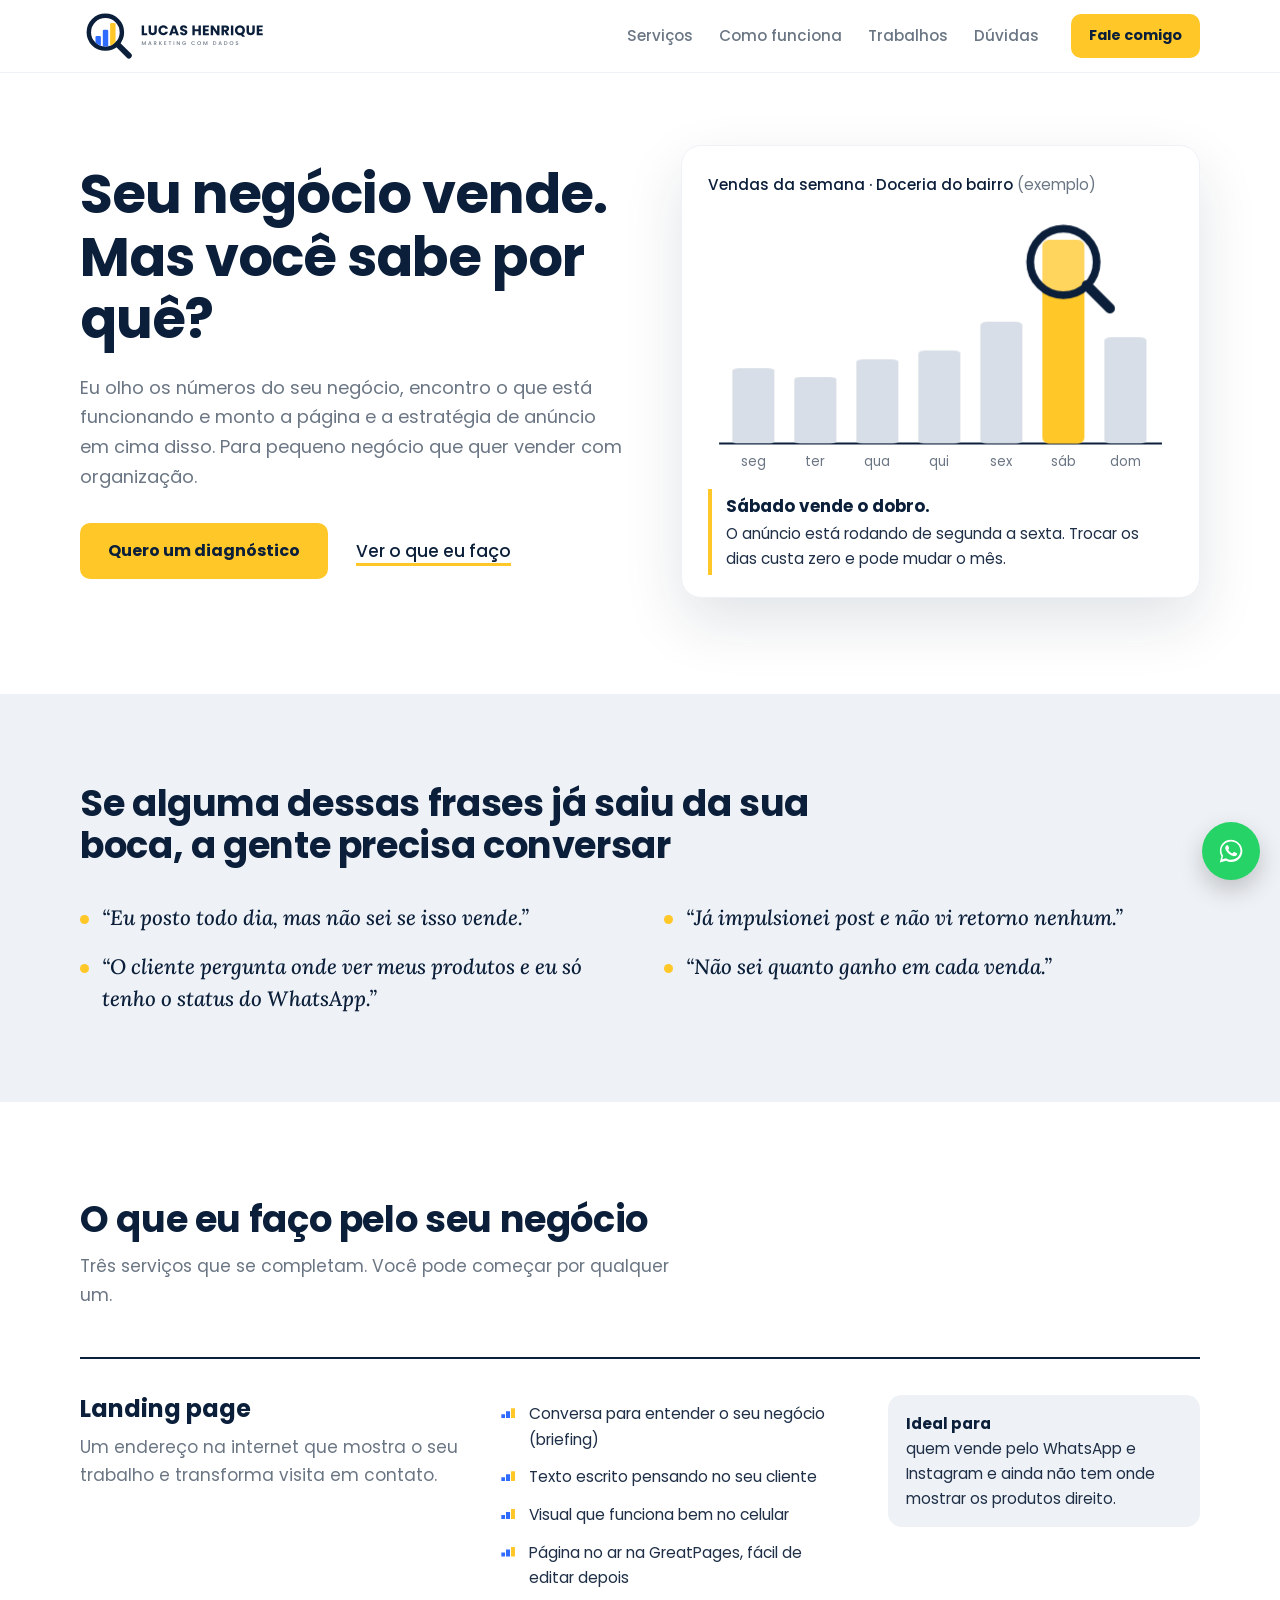
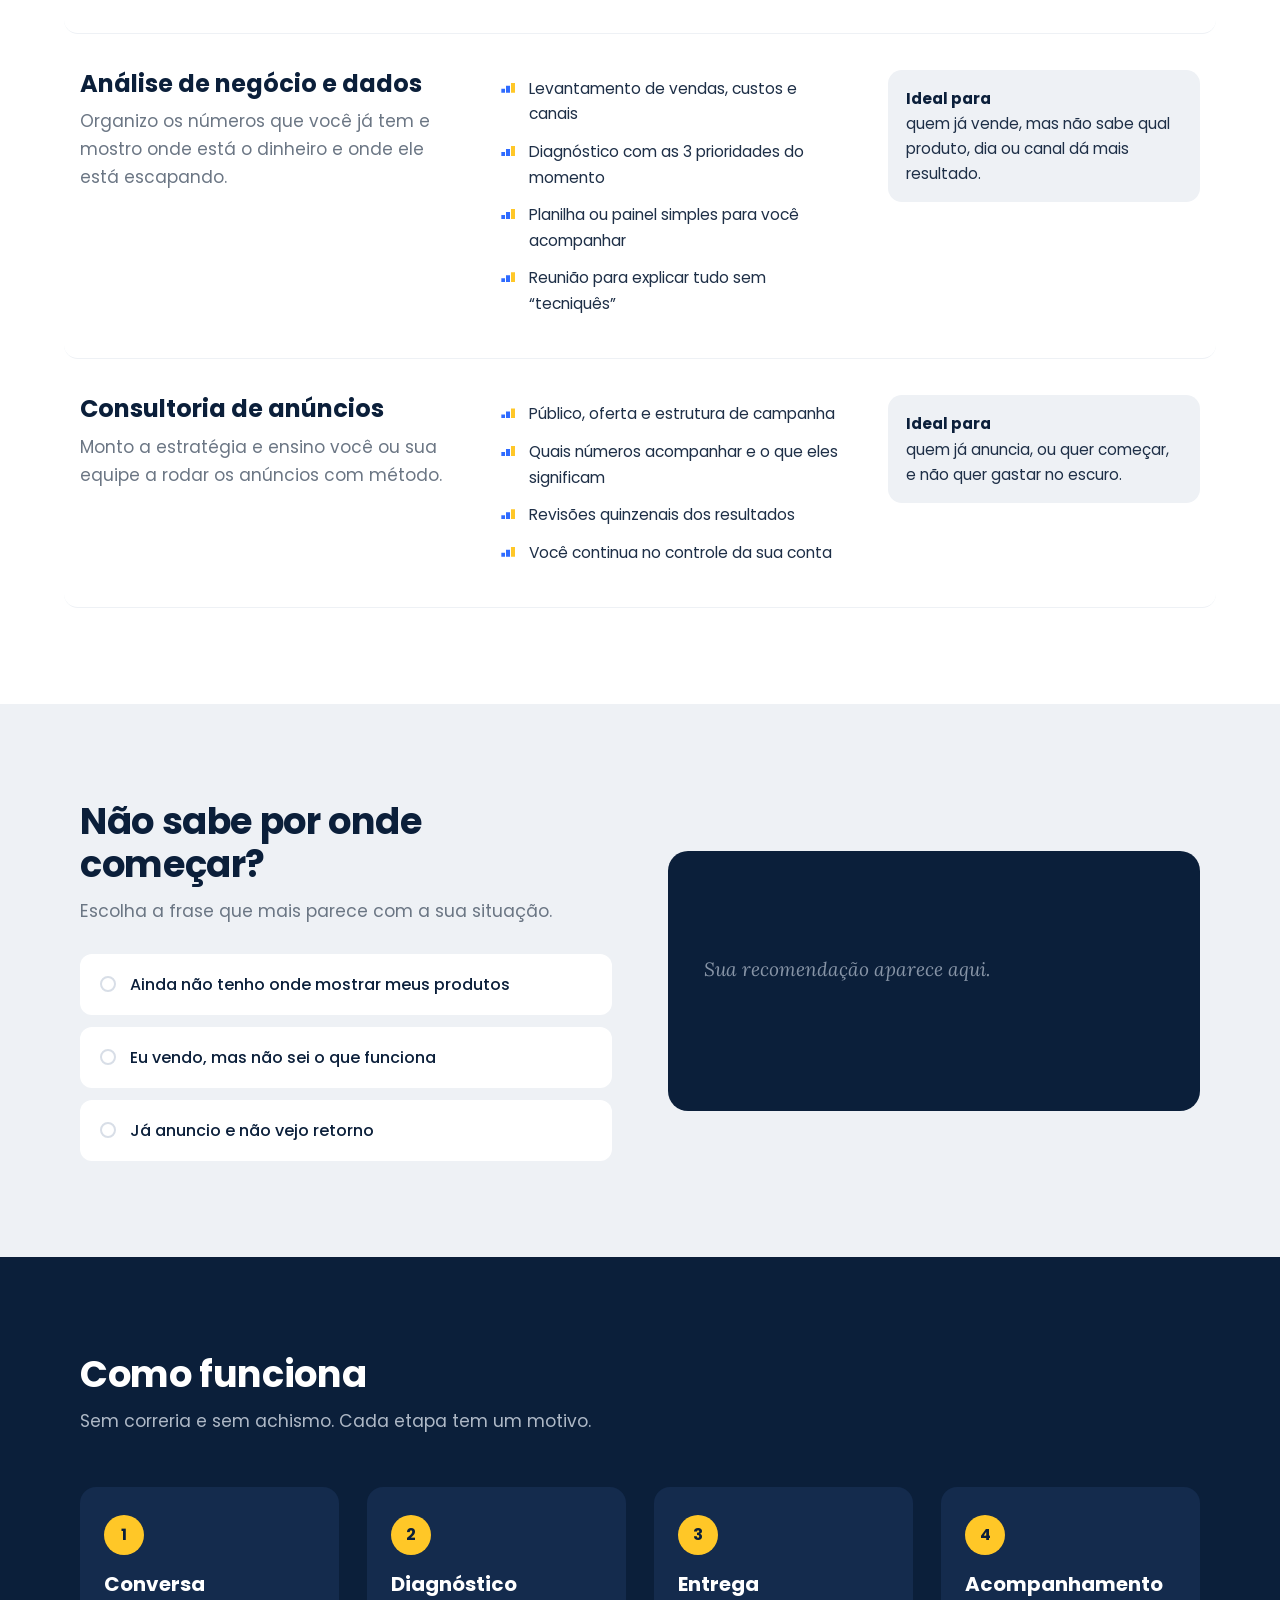
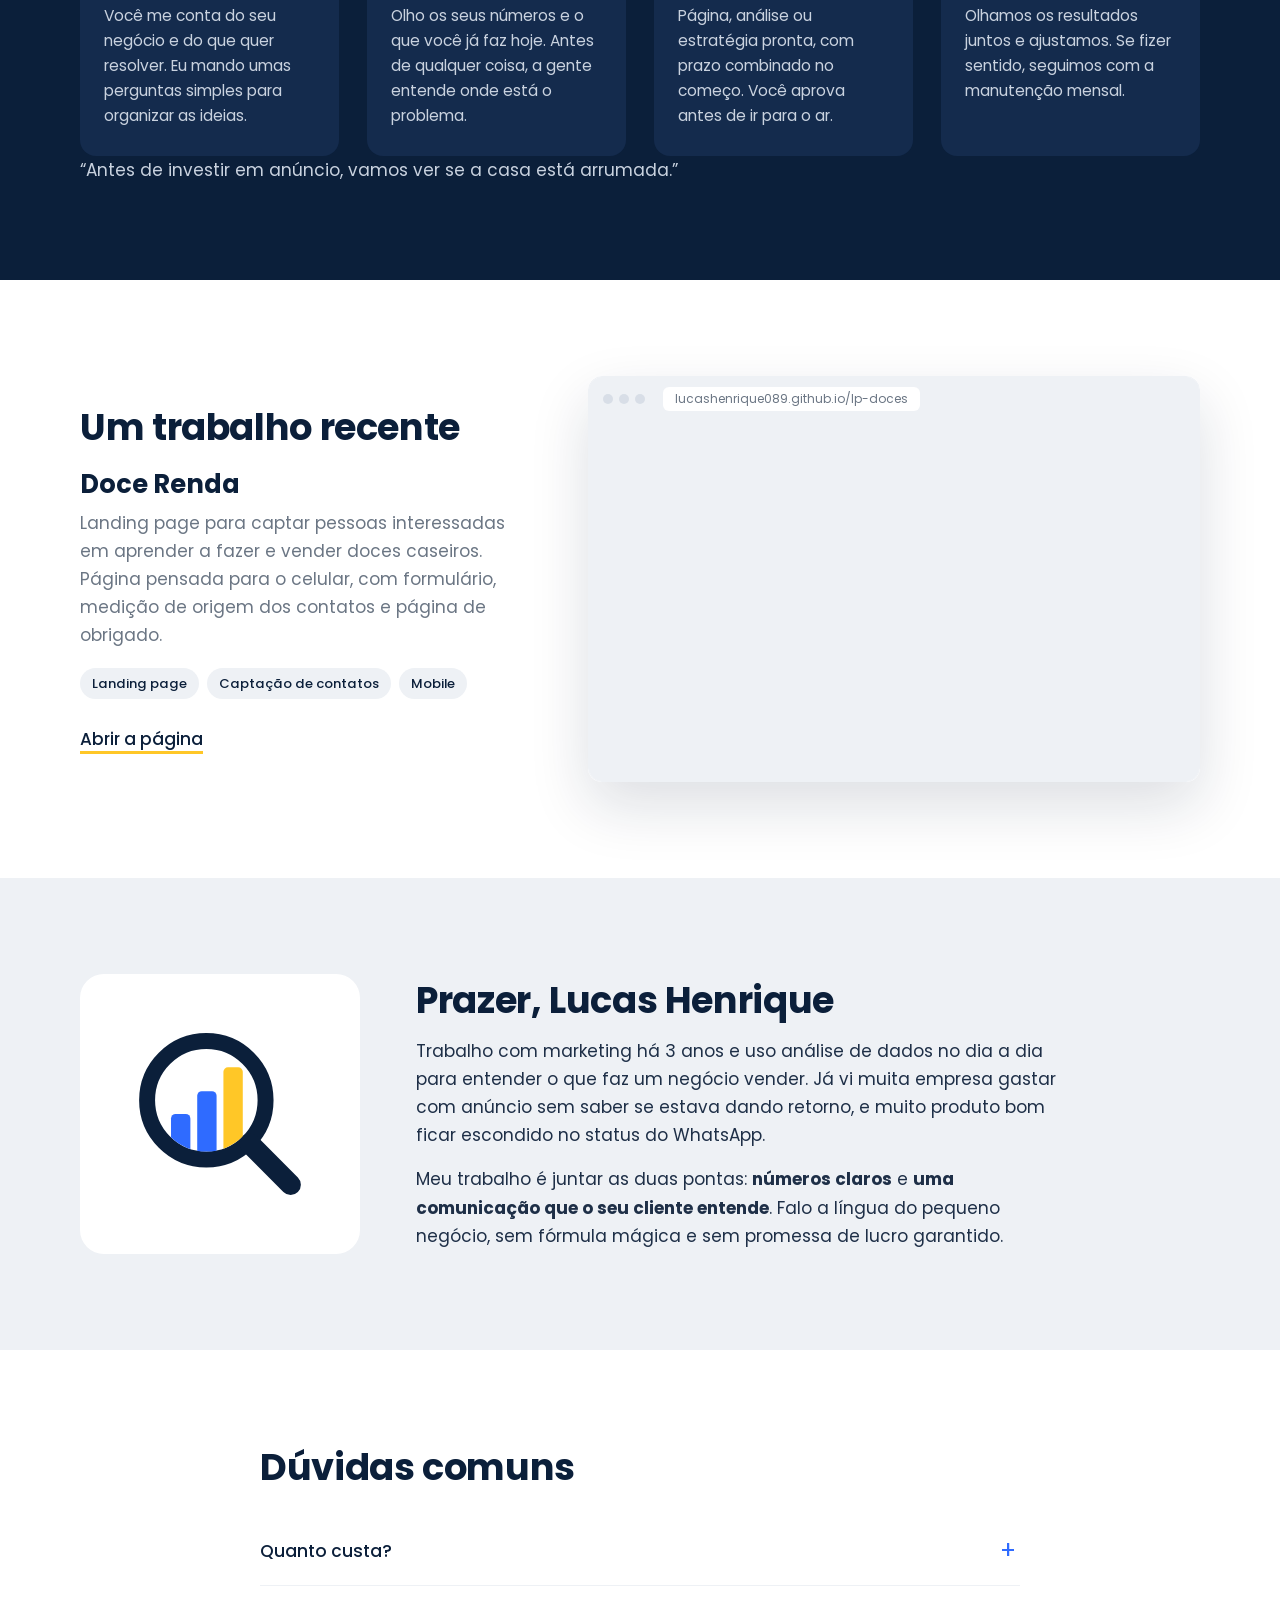
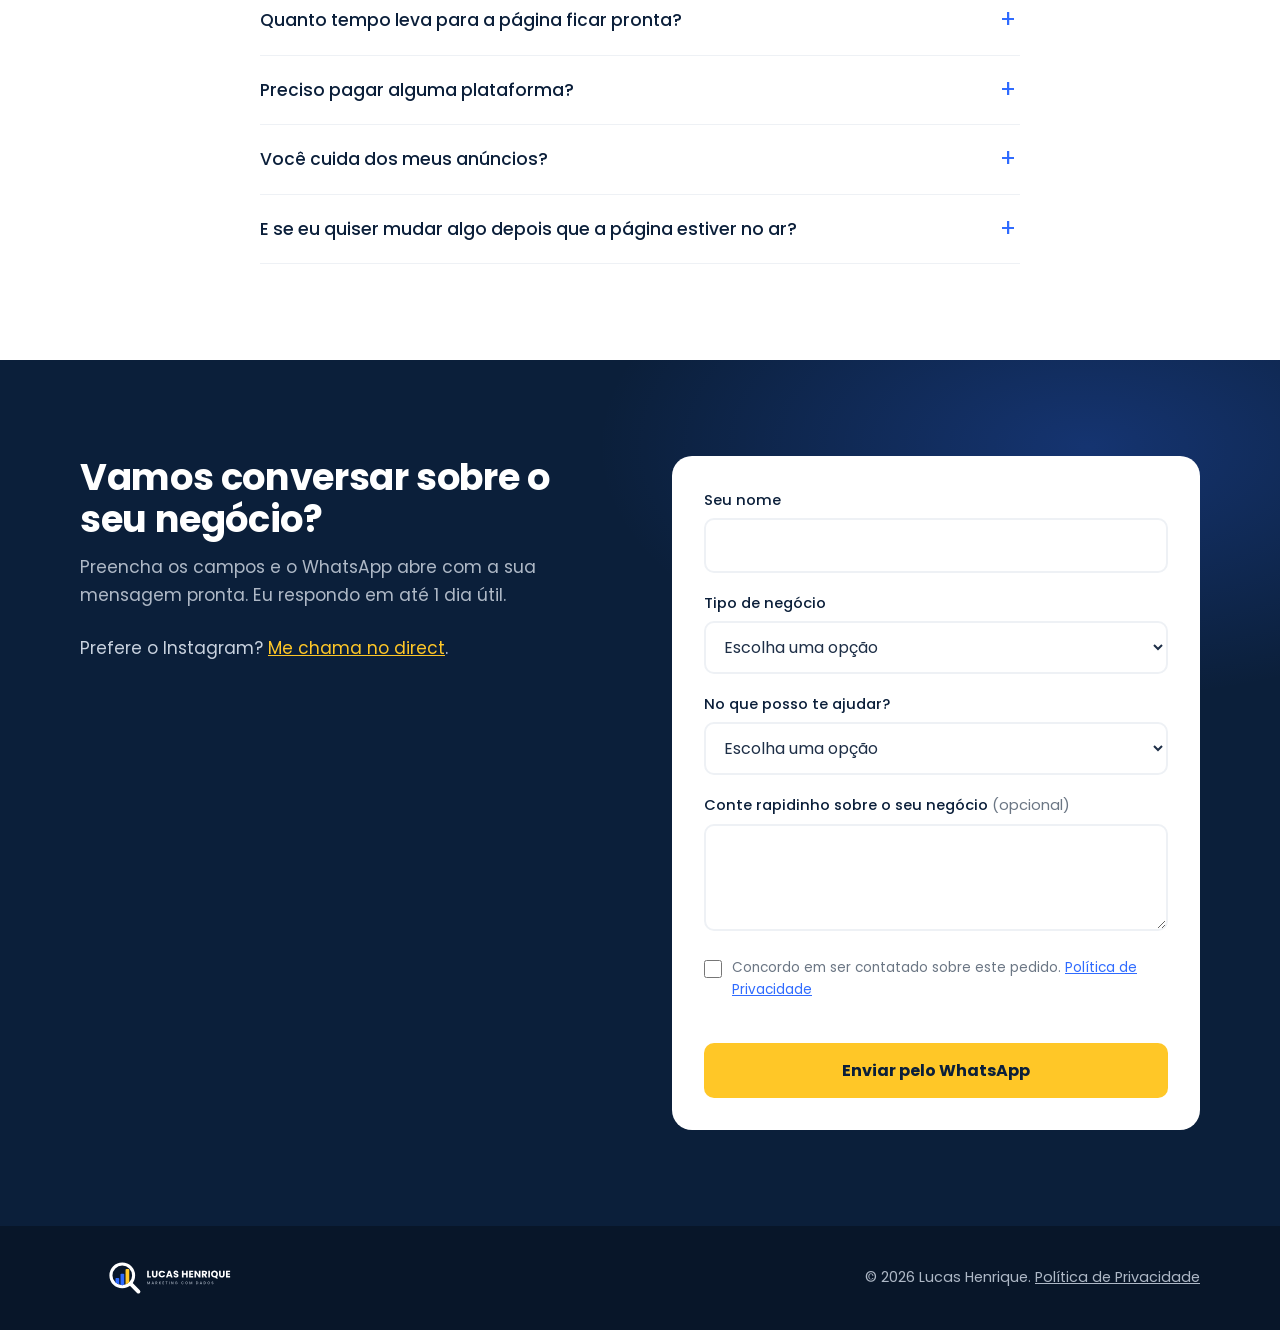
<file: index.html>
<!DOCTYPE html>
<html lang="pt-BR">
<head>
    <meta charset="UTF-8">
    <meta name="viewport" content="width=device-width, initial-scale=1.0">
    <title>Lucas Henrique | Marketing com Dados para pequenos negócios</title>

    <!-- SEO e card de compartilhamento (WhatsApp, Facebook, Instagram) -->
    <meta name="description" content="Landing pages, análise de negócio e consultoria de anúncios para pequenos negócios que querem vender com organização.">
    <meta property="og:type" content="website">
    <meta property="og:title" content="Lucas Henrique | Marketing com Dados">
    <meta property="og:description" content="Seu negócio vende. Mas você sabe por quê? Landing pages, análise e consultoria de anúncios.">
    <meta property="og:image" content="img/og-logo.png">
    <link rel="icon" type="image/svg+xml" href="img/favicon.svg">

    <!-- Fontes do manual de marca: Poppins (principal) e Lora (destaques em itálico) -->
    <link rel="preconnect" href="https://fonts.googleapis.com">
    <link rel="preconnect" href="https://fonts.gstatic.com" crossorigin>
    <link href="https://fonts.googleapis.com/css2?family=Lora:ital,wght@1,500&family=Poppins:wght@400;500;700&display=swap" rel="stylesheet">

    <link rel="stylesheet" href="style.css">

    <!-- Avisa o CSS que o JavaScript está ligado. Só assim os elementos começam
         escondidos para "aparecer" na rolagem. Sem JS, tudo fica visível. -->
    <script>document.documentElement.classList.add('js');</script>
</head>
<body>

    <!-- Barra de progresso de leitura (preenchida pelo script.js conforme a rolagem) -->
    <div class="progresso" id="progresso" aria-hidden="true"></div>

    <!-- ===================== CABEÇALHO ===================== -->
    <header class="topo">
        <div class="container topo-inner">
            <a href="#inicio" class="topo-logo" aria-label="Lucas Henrique, voltar ao início">
                <img src="img/logo-horizontal.svg" alt="Lucas Henrique · Marketing com Dados" width="200" height="45">
            </a>
            <nav class="topo-nav" aria-label="Menu principal">
                <a href="#servicos">Serviços</a>
                <a href="#como-funciona">Como funciona</a>
                <a href="#trabalhos">Trabalhos</a>
                <a href="#duvidas">Dúvidas</a>
            </nav>
            <a href="#contato" class="btn btn-pequeno">Fale comigo</a>
        </div>
    </header>

    <main id="inicio">

        <!-- ===================== HERO =====================
             O elemento marcante do site: um "diagnóstico" ao vivo.
             As barras crescem, a lupa passa por cima e para no sábado (barra amarela),
             e aparece o insight. Isso mostra, em 3 segundos, o que você faz. -->
        <section class="hero">
            <div class="container hero-grid">
                <div class="hero-texto" data-revelar>
                    <h1>Seu negócio vende. Mas você sabe por quê?</h1>
                    <p class="hero-sub">Eu olho os números do seu negócio, encontro o que está funcionando e monto a página e a estratégia de anúncio em cima disso. Para pequeno negócio que quer vender com organização.</p>
                    <div class="hero-acoes">
                        <a href="#contato" class="btn">Quero um diagnóstico</a>
                        <a href="#servicos" class="link-sublinhado">Ver o que eu faço</a>
                    </div>
                </div>

                <figure class="diagnostico" aria-label="Exemplo de diagnóstico: vendas da semana de uma doceria">
                    <figcaption class="diag-titulo">Vendas da semana · Doceria do bairro <span>(exemplo)</span></figcaption>
                    <svg class="diag-grafico" viewBox="0 0 420 240" role="img" aria-labelledby="diag-desc">
                        <desc id="diag-desc">Gráfico de barras de segunda a domingo. Sábado é o dia com mais vendas, o dobro da média.</desc>
                        <!-- linha de base do gráfico -->
                        <line x1="10" y1="210" x2="410" y2="210" class="eixo"/>
                        <!-- barras: a altura é aplicada pelo CSS (variável --h) para animar o crescimento -->
                        <g class="barras">
                            <rect x="22"  y="10" width="38" height="200" rx="6" style="--h:.34"/>
                            <rect x="78"  y="10" width="38" height="200" rx="6" style="--h:.30"/>
                            <rect x="134" y="10" width="38" height="200" rx="6" style="--h:.38"/>
                            <rect x="190" y="10" width="38" height="200" rx="6" style="--h:.42"/>
                            <rect x="246" y="10" width="38" height="200" rx="6" style="--h:.55"/>
                            <rect x="302" y="10" width="38" height="200" rx="6" style="--h:.92" class="destaque"/>
                            <rect x="358" y="10" width="38" height="200" rx="6" style="--h:.48"/>
                        </g>
                        <g class="dias">
                            <text x="41" y="230">seg</text><text x="97" y="230">ter</text><text x="153" y="230">qua</text>
                            <text x="209" y="230">qui</text><text x="265" y="230">sex</text><text x="321" y="230">sáb</text><text x="377" y="230">dom</text>
                        </g>
                        <!-- a lupa (mesmo desenho do logo), que "analisa" as barras -->
                        <g class="lupa">
                            <circle cx="0" cy="0" r="30" class="lupa-anel"/>
                            <line x1="21" y1="21" x2="42" y2="42" class="lupa-cabo"/>
                        </g>
                    </svg>
                    <p class="diag-insight">
                        <strong>Sábado vende o dobro.</strong>
                        O anúncio está rodando de segunda a sexta. Trocar os dias custa zero e pode mudar o mês.
                    </p>
                </figure>
            </div>
        </section>

        <!-- ===================== DORES =====================
             Frases que o dono do negócio fala. Usamos a Lora itálica, porque é "a voz dele". -->
        <section class="dores">
            <div class="container">
                <h2>Se alguma dessas frases já saiu da sua boca, a gente precisa conversar</h2>
                <ul class="dores-lista" data-revelar>
                    <li>“Eu posto todo dia, mas não sei se isso vende.”</li>
                    <li>“Já impulsionei post e não vi retorno nenhum.”</li>
                    <li>“O cliente pergunta onde ver meus produtos e eu só tenho o status do WhatsApp.”</li>
                    <li>“Não sei quanto ganho em cada venda.”</li>
                </ul>
            </div>
        </section>

        <!-- ===================== SERVIÇOS =====================
             Em vez de 3 cards iguais, cada serviço é uma linha: nome, o problema que resolve,
             o que vem incluso e para quem é. Fica mais fácil de comparar. -->
        <section class="secao" id="servicos">
            <div class="container">
                <h2>O que eu faço pelo seu negócio</h2>
                <p class="secao-intro">Três serviços que se completam. Você pode começar por qualquer um.</p>

                <div class="servicos" data-revelar>
                    <article class="servico">
                        <div class="servico-cabeca">
                            <h3>Landing page</h3>
                            <p class="servico-resolve">Um endereço na internet que mostra o seu trabalho e transforma visita em contato.</p>
                        </div>
                        <ul class="servico-inclui">
                            <li>Conversa para entender o seu negócio (briefing)</li>
                            <li>Texto escrito pensando no seu cliente</li>
                            <li>Visual que funciona bem no celular</li>
                            <li>Página no ar na GreatPages, fácil de editar depois</li>
                        </ul>
                        <p class="servico-para"><strong>Ideal para</strong> quem vende pelo WhatsApp e Instagram e ainda não tem onde mostrar os produtos direito.</p>
                    </article>

                    <article class="servico">
                        <div class="servico-cabeca">
                            <h3>Análise de negócio e dados</h3>
                            <p class="servico-resolve">Organizo os números que você já tem e mostro onde está o dinheiro e onde ele está escapando.</p>
                        </div>
                        <ul class="servico-inclui">
                            <li>Levantamento de vendas, custos e canais</li>
                            <li>Diagnóstico com as 3 prioridades do momento</li>
                            <li>Planilha ou painel simples para você acompanhar</li>
                            <li>Reunião para explicar tudo sem “tecniquês”</li>
                        </ul>
                        <p class="servico-para"><strong>Ideal para</strong> quem já vende, mas não sabe qual produto, dia ou canal dá mais resultado.</p>
                    </article>

                    <article class="servico">
                        <div class="servico-cabeca">
                            <h3>Consultoria de anúncios</h3>
                            <p class="servico-resolve">Monto a estratégia e ensino você ou sua equipe a rodar os anúncios com método.</p>
                        </div>
                        <ul class="servico-inclui">
                            <li>Público, oferta e estrutura de campanha</li>
                            <li>Quais números acompanhar e o que eles significam</li>
                            <li>Revisões quinzenais dos resultados</li>
                            <li>Você continua no controle da sua conta</li>
                        </ul>
                        <p class="servico-para"><strong>Ideal para</strong> quem já anuncia, ou quer começar, e não quer gastar no escuro.</p>
                    </article>
                </div>
            </div>
        </section>

        <!-- ===================== QUAL SERVIÇO É PARA VOCÊ? =====================
             Ideia tirada da referência: ajudar a pessoa a escolher.
             Aqui é interativo: ela clica na situação dela e vê a recomendação.
             O botão já deixa o serviço escolhido marcado no formulário. -->
        <section class="secao secao-nevoa" id="escolher">
            <div class="container escolher-grid">
                <div>
                    <h2>Não sabe por onde começar?</h2>
                    <p class="secao-intro">Escolha a frase que mais parece com a sua situação.</p>
                    <div class="escolher-opcoes" role="group" aria-label="Situações">
                        <button type="button" class="opcao" data-servico="lp" aria-pressed="false">Ainda não tenho onde mostrar meus produtos</button>
                        <button type="button" class="opcao" data-servico="analise" aria-pressed="false">Eu vendo, mas não sei o que funciona</button>
                        <button type="button" class="opcao" data-servico="anuncios" aria-pressed="false">Já anuncio e não vejo retorno</button>
                    </div>
                </div>
                <!-- aria-live="polite": o leitor de tela anuncia quando a recomendação muda -->
                <div class="recomendacao" id="recomendacao" aria-live="polite">
                    <p class="recomendacao-vazia">Sua recomendação aparece aqui.</p>
                </div>
            </div>
        </section>

        <!-- ===================== COMO FUNCIONA ===================== -->
        <section class="secao secao-escura" id="como-funciona">
            <div class="container">
                <h2>Como funciona</h2>
                <p class="secao-intro">Sem correria e sem achismo. Cada etapa tem um motivo.</p>
                <ol class="etapas" data-revelar>
                    <li>
                        <h3>Conversa</h3>
                        <p>Você me conta do seu negócio e do que quer resolver. Eu mando umas perguntas simples para organizar as ideias.</p>
                    </li>
                    <li>
                        <h3>Diagnóstico</h3>
                        <p>Olho os seus números e o que você já faz hoje. Antes de qualquer coisa, a gente entende onde está o problema.</p>
                    </li>
                    <li>
                        <h3>Entrega</h3>
                        <p>Página, análise ou estratégia pronta, com prazo combinado no começo. Você aprova antes de ir para o ar.</p>
                    </li>
                    <li>
                        <h3>Acompanhamento</h3>
                        <p>Olhamos os resultados juntos e ajustamos. Se fizer sentido, seguimos com a manutenção mensal.</p>
                    </li>
                </ol>
                <blockquote class="frase-marca">“Antes de investir em anúncio, vamos ver se a casa está arrumada.”</blockquote>
            </div>
        </section>

        <!-- ===================== TRABALHOS ===================== -->
        <section class="secao" id="trabalhos">
            <div class="container trabalhos-grid" data-revelar>
                <div class="trabalho-texto">
                    <h2>Um trabalho recente</h2>
                    <h3>Doce Renda</h3>
                    <p>Landing page para captar pessoas interessadas em aprender a fazer e vender doces caseiros. Página pensada para o celular, com formulário, medição de origem dos contatos e página de obrigado.</p>
                    <ul class="tags">
                        <li>Landing page</li><li>Captação de contatos</li><li>Mobile</li>
                    </ul>
                    <a href="https://lucashenrique089.github.io/lp-doces/" target="_blank" rel="noopener" class="link-sublinhado">Abrir a página</a>
                </div>
                <!-- Moldura de navegador com a página real dentro (iframe).
                     O iframe é uma "janela" que mostra outro site dentro deste. -->
                <div class="navegador" aria-hidden="true">
                    <div class="navegador-barra"><i></i><i></i><i></i><span>lucashenrique089.github.io/lp-doces</span></div>
                    <div class="navegador-tela">
                        <iframe src="https://lucashenrique089.github.io/lp-doces/" title="Prévia da landing page Doce Renda" loading="lazy" tabindex="-1"></iframe>
                    </div>
                </div>
            </div>
        </section>

        <!-- ===================== SOBRE ===================== -->
        <section class="secao secao-nevoa" id="sobre">
            <div class="container sobre-grid" data-revelar>
                <!-- TROQUE: coloque sua foto em img/foto-lucas.jpg e troque o src abaixo -->
                <div class="sobre-foto">
                    <img src="img/simbolo.svg" alt="" width="200" height="200">
                </div>
                <div>
                    <h2>Prazer, Lucas Henrique</h2>
                    <p>Trabalho com marketing há 3 anos e uso análise de dados no dia a dia para entender o que faz um negócio vender. Já vi muita empresa gastar com anúncio sem saber se estava dando retorno, e muito produto bom ficar escondido no status do WhatsApp.</p>
                    <p>Meu trabalho é juntar as duas pontas: <strong>números claros</strong> e <strong>uma comunicação que o seu cliente entende</strong>. Falo a língua do pequeno negócio, sem fórmula mágica e sem promessa de lucro garantido.</p>
                </div>
            </div>
        </section>

        <!-- ===================== DÚVIDAS =====================
             <details> e <summary> criam o efeito de abrir e fechar sem precisar de JavaScript. -->
        <section class="secao" id="duvidas">
            <div class="container container-estreito">
                <h2>Dúvidas comuns</h2>
                <details>
                    <summary>Quanto custa?</summary>
                    <p>Depende do tamanho do que você precisa. Depois da primeira conversa, eu te mando uma proposta com valor fechado e prazo. Sem surpresa no meio do caminho.</p>
                </details>
                <details>
                    <summary>Quanto tempo leva para a página ficar pronta?</summary>
                    <p>Uma landing page simples costuma ficar pronta em 7 a 10 dias, contando da entrega do briefing até a página no ar.</p>
                </details>
                <details>
                    <summary>Preciso pagar alguma plataforma?</summary>
                    <p>Sim. A página fica hospedada na GreatPages, e o plano é contratado no seu nome. Assim a página é sua de verdade. Eu te explico qual plano faz sentido antes de começar.</p>
                </details>
                <details>
                    <summary>Você cuida dos meus anúncios?</summary>
                    <p>Meu foco é a consultoria: eu monto a estratégia e acompanho os resultados, e você ou sua equipe executam. Gestão completa de anúncios só em casos específicos, com planejamento e contrato mínimo.</p>
                </details>
                <details>
                    <summary>E se eu quiser mudar algo depois que a página estiver no ar?</summary>
                    <p>Existe um plano de manutenção mensal com alterações inclusas, como trocar fotos, preços e promoções. Se preferir, também te ensino a fazer as mudanças simples sozinho.</p>
                </details>
            </div>
        </section>

        <!-- ===================== CONTATO =====================
             O formulário monta uma mensagem e abre o WhatsApp com ela pronta.
             Não precisa de servidor: o JavaScript (script.js) faz tudo no navegador. -->
        <section class="secao secao-escura" id="contato">
            <div class="container contato-grid" data-revelar>
                <div>
                    <h2>Vamos conversar sobre o seu negócio?</h2>
                    <p class="secao-intro">Preencha os campos e o WhatsApp abre com a sua mensagem pronta. Eu respondo em até 1 dia útil.</p>
                    <p class="contato-alt">Prefere o Instagram? <a href="https://www.instagram.com/lhmarketing2025/" target="_blank" rel="noopener">Me chama no direct</a>.</p>
                </div>

                <form id="form-contato" class="form" novalidate>
                    <div class="campo">
                        <label for="nome">Seu nome</label>
                        <input type="text" id="nome" name="nome" autocomplete="given-name" required>
                    </div>
                    <div class="campo">
                        <label for="negocio">Tipo de negócio</label>
                        <select id="negocio" name="negocio" required>
                            <option value="">Escolha uma opção</option>
                            <option>Alimentação (doces, marmitas, lanches)</option>
                            <option>Beleza e estética</option>
                            <option>Moda e acessórios</option>
                            <option>Serviços (oficina, reformas, aulas)</option>
                            <option>Loja ou comércio local</option>
                            <option>Outro</option>
                        </select>
                    </div>
                    <div class="campo">
                        <label for="interesse">No que posso te ajudar?</label>
                        <select id="interesse" name="interesse" required>
                            <option value="">Escolha uma opção</option>
                            <option>Landing page</option>
                            <option>Análise do meu negócio</option>
                            <option>Consultoria de anúncios</option>
                            <option>Ainda não sei, quero conversar</option>
                        </select>
                    </div>
                    <div class="campo">
                        <label for="mensagem">Conte rapidinho sobre o seu negócio <span class="opcional">(opcional)</span></label>
                        <textarea id="mensagem" name="mensagem" rows="3" maxlength="500"></textarea>
                    </div>
                    <div class="campo-check">
                        <input type="checkbox" id="lgpd" name="lgpd" required>
                        <label for="lgpd">Concordo em ser contatado sobre este pedido. <a href="politica-privacidade.html" target="_blank" rel="noopener">Política de Privacidade</a></label>
                    </div>
                    <!-- Mensagem de erro aparece aqui (role="alert" faz o leitor de tela anunciar) -->
                    <p class="form-erro" id="form-erro" role="alert"></p>
                    <button type="submit" class="btn btn-cheio">Enviar pelo WhatsApp</button>
                </form>
            </div>
        </section>
    </main>

    <footer class="rodape">
        <div class="container rodape-inner">
            <img src="img/logo-horizontal-negativo.svg" alt="Lucas Henrique · Marketing com Dados" width="180" height="40">
            <p>© 2026 Lucas Henrique. <a href="politica-privacidade.html">Política de Privacidade</a></p>
        </div>
    </footer>

    <!-- Botão flutuante do WhatsApp (o número é configurado no script.js) -->
    <a href="#" class="whats-flutuante" id="whats-flutuante" target="_blank" rel="noopener" aria-label="Conversar no WhatsApp">
        <svg viewBox="0 0 32 32" width="28" height="28" aria-hidden="true"><path fill="currentColor" d="M16 3C9 3 3.3 8.6 3.3 15.6c0 2.3.6 4.5 1.8 6.4L3.2 29l7.2-1.9c1.8 1 3.8 1.5 5.9 1.5 7 0 12.7-5.7 12.7-12.6S23 3 16 3zm0 23.1c-1.9 0-3.8-.5-5.4-1.5l-.4-.2-4.3 1.1 1.1-4.2-.3-.4c-1.1-1.7-1.6-3.6-1.6-5.6C5.1 9.9 10 5.2 16 5.2s10.8 4.7 10.8 10.6S22 26.1 16 26.1zm5.9-7.9c-.3-.2-1.9-.9-2.2-1-.3-.1-.5-.2-.7.2-.2.3-.8 1-1 1.2-.2.2-.4.2-.7.1-.3-.2-1.4-.5-2.6-1.6-1-.9-1.6-1.9-1.8-2.2-.2-.3 0-.5.1-.7l.5-.6c.2-.2.2-.4.3-.6.1-.2 0-.4 0-.6l-1-2.4c-.3-.6-.5-.5-.7-.5h-.6c-.2 0-.6.1-.9.4-.3.3-1.2 1.1-1.2 2.7s1.2 3.2 1.4 3.4c.2.2 2.4 3.6 5.8 5 .8.3 1.4.5 1.9.7.8.3 1.5.2 2.1.1.6-.1 1.9-.8 2.2-1.5.3-.7.3-1.4.2-1.5-.1-.1-.3-.2-.6-.4z"/></svg>
    </a>

    <script src="script.js"></script>
</body>
</html>
</file>
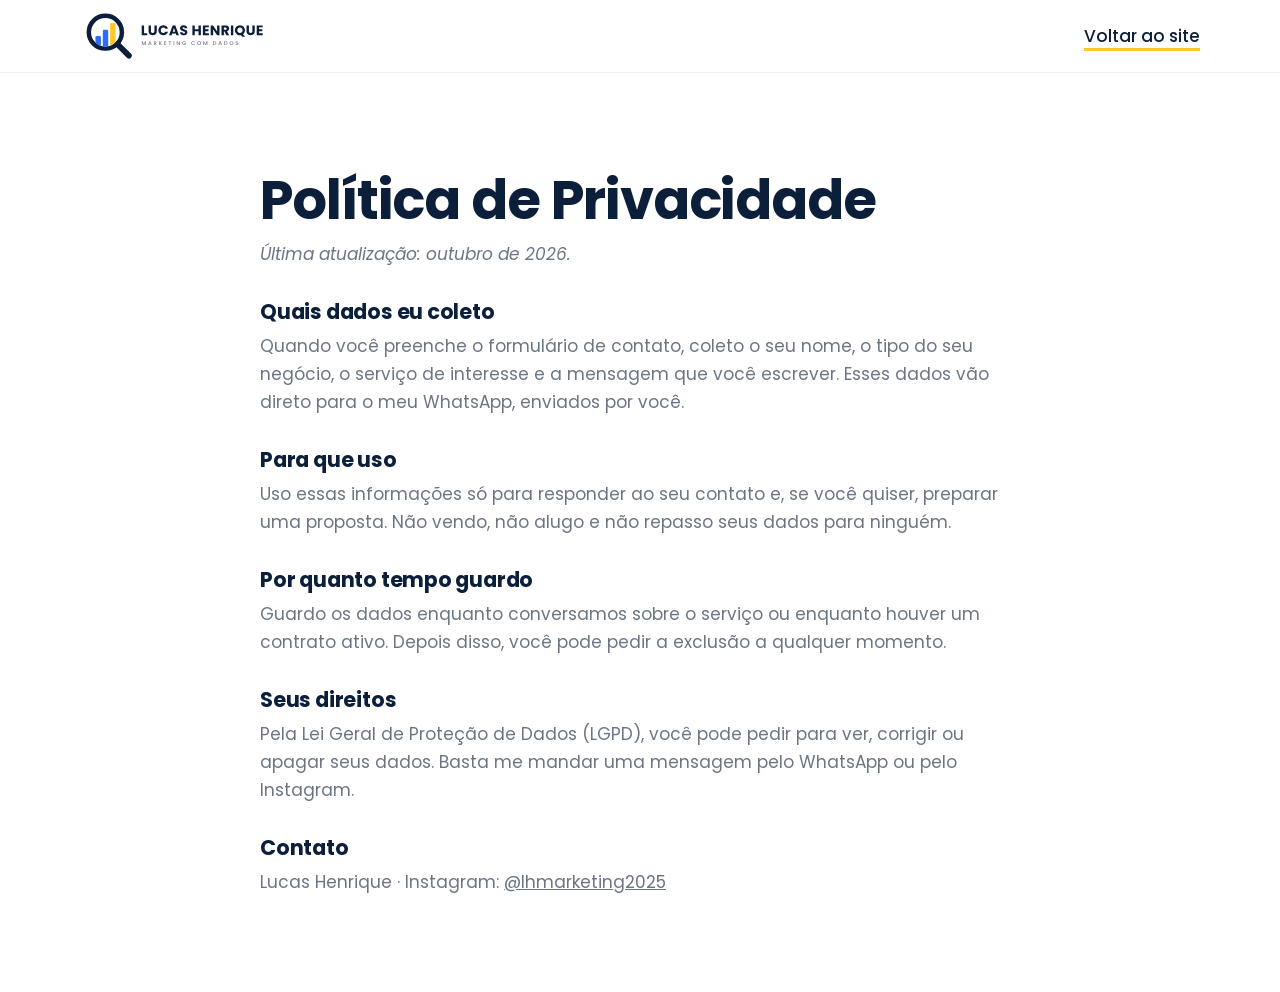
<file: politica-privacidade.html>
<!DOCTYPE html>
<html lang="pt-BR">
<head>
    <meta charset="UTF-8">
    <meta name="viewport" content="width=device-width, initial-scale=1.0">
    <title>Política de Privacidade | Lucas Henrique</title>
    <meta name="robots" content="noindex">
    <link rel="icon" type="image/svg+xml" href="img/favicon.svg">
    <link href="https://fonts.googleapis.com/css2?family=Poppins:wght@400;500;700&display=swap" rel="stylesheet">
    <link rel="stylesheet" href="style.css">
</head>
<body>
    <header class="topo">
        <div class="container topo-inner">
            <a href="index.html" class="topo-logo"><img src="img/logo-horizontal.svg" alt="Lucas Henrique · Marketing com Dados" width="200" height="45"></a>
            <a href="index.html" class="link-sublinhado" style="margin-left:auto">Voltar ao site</a>
        </div>
    </header>
    <main class="secao">
        <div class="container container-estreito politica">
            <h1>Política de Privacidade</h1>
            <p><em>Última atualização: outubro de 2026.</em></p>

            <!-- Texto-base simples. Revise com atenção e ajuste à sua realidade. -->
            <h2>Quais dados eu coleto</h2>
            <p>Quando você preenche o formulário de contato, coleto o seu nome, o tipo do seu negócio, o serviço de interesse e a mensagem que você escrever. Esses dados vão direto para o meu WhatsApp, enviados por você.</p>

            <h2>Para que uso</h2>
            <p>Uso essas informações só para responder ao seu contato e, se você quiser, preparar uma proposta. Não vendo, não alugo e não repasso seus dados para ninguém.</p>

            <h2>Por quanto tempo guardo</h2>
            <p>Guardo os dados enquanto conversamos sobre o serviço ou enquanto houver um contrato ativo. Depois disso, você pode pedir a exclusão a qualquer momento.</p>

            <h2>Seus direitos</h2>
            <p>Pela Lei Geral de Proteção de Dados (LGPD), você pode pedir para ver, corrigir ou apagar seus dados. Basta me mandar uma mensagem pelo WhatsApp ou pelo Instagram.</p>

            <h2>Contato</h2>
            <p>Lucas Henrique · Instagram: <a href="https://www.instagram.com/lhmarketing2025/">@lhmarketing2025</a></p>
        </div>
    </main>
    <style>
        .politica h1 { margin-bottom: 8px; }
        .politica h2 { font-size: 1.3rem; margin: 32px 0 8px; }
        .politica p { color: var(--cinza); }
    </style>
</body>
</html>
</file>
<file: style.css>
/* =========================================================
   SITE LUCAS HENRIQUE · MARKETING COM DADOS
   As cores e fontes seguem o manual de marca.
   ========================================================= */

/* ---------- 1. VARIÁVEIS (tokens da marca) ----------
   Mudou uma cor aqui, muda no site inteiro. */
:root {
    --marinho: #0B1F3A;
    --marinho-2: #142B4D;   /* um tom acima, para áreas dentro do fundo escuro */
    --azul: #2F6BFF;
    --amarelo: #FFC727;
    --cinza: #6B7684;
    --cinza-barra: #D8DEE7;
    --nevoa: #EEF1F5;
    --branco: #FFFFFF;
    --texto: #1E2F47;

    --fonte: 'Poppins', system-ui, sans-serif;
    --fonte-destaque: 'Lora', Georgia, serif;

    --raio: 14px;
    --largura: 1120px;
}

/* ---------- 2. RESET E BASE ---------- */
*, *::before, *::after { box-sizing: border-box; margin: 0; padding: 0; }
html { scroll-behavior: smooth; scroll-padding-top: 84px; } /* compensa o cabeçalho fixo ao clicar no menu */
body { font-family: var(--fonte); color: var(--texto); background: var(--branco); line-height: 1.65; font-size: 17px; }
img, svg { display: block; max-width: 100%; }
a { color: inherit; }
:focus-visible { outline: 3px solid var(--azul); outline-offset: 3px; border-radius: 4px; }

.container { width: min(var(--largura), 100% - 40px); margin-inline: auto; }
.container-estreito { width: min(760px, 100% - 40px); }

h1, h2, h3 { color: var(--marinho); line-height: 1.15; font-weight: 700; }
h1 { font-size: clamp(2.1rem, 4.4vw, 3.4rem); letter-spacing: -0.02em; }
h2 { font-size: clamp(1.6rem, 3vw, 2.3rem); letter-spacing: -0.01em; }
h3 { font-size: 1.25rem; }

/* ---------- 3. BOTÕES E LINKS ---------- */
.btn {
    display: inline-block;
    background: var(--amarelo);
    color: var(--marinho);
    font-weight: 700;
    text-decoration: none;
    padding: 15px 28px;
    border-radius: 10px;
    border: none;
    cursor: pointer;
    font-family: inherit;
    font-size: 1rem;
    transition: transform .15s, box-shadow .15s;
}
.btn:hover { transform: translateY(-2px); box-shadow: 0 8px 18px rgba(255, 199, 39, .35); }
.btn-pequeno { padding: 10px 18px; font-size: .9rem; }
.btn-cheio { width: 100%; }

.link-sublinhado {
    font-weight: 500;
    color: var(--marinho);
    text-decoration: underline;
    text-decoration-color: var(--amarelo);
    text-decoration-thickness: 3px;
    text-underline-offset: 6px;
}

/* ---------- 4. CABEÇALHO ---------- */
.topo {
    position: sticky; top: 0; z-index: 10;
    background: rgba(255, 255, 255, .94);
    backdrop-filter: blur(8px);
    border-bottom: 1px solid var(--nevoa);
}
.topo-inner { display: flex; align-items: center; gap: 32px; height: 72px; }
.topo-logo img { width: 190px; height: auto; }
.topo-nav { display: flex; gap: 26px; margin-left: auto; }
.topo-nav a { text-decoration: none; font-size: .95rem; font-weight: 500; color: var(--cinza); }
.topo-nav a:hover { color: var(--marinho); }

/* ---------- 5. HERO ---------- */
.hero { padding: 72px 0 96px; }
.hero-grid { display: grid; grid-template-columns: 1.05fr 1fr; gap: 56px; align-items: center; }
.hero-sub { font-size: 1.12rem; color: var(--cinza); margin: 22px 0 32px; max-width: 34em; }
.hero-acoes { display: flex; align-items: center; gap: 28px; flex-wrap: wrap; }

/* O cartão do diagnóstico */
.diagnostico {
    background: var(--branco);
    border-radius: 20px;
    padding: 26px 26px 22px;
    box-shadow: 0 24px 60px rgba(11, 31, 58, .12);
    border: 1px solid var(--nevoa);
}
.diag-titulo { font-weight: 500; font-size: .95rem; color: var(--marinho); }
.diag-titulo span { color: var(--cinza); font-weight: 400; }
.diag-grafico { margin: 14px 0 6px; overflow: visible; }
.diag-grafico .eixo { stroke: var(--marinho); stroke-width: 2; }
.diag-grafico .dias text { font-family: var(--fonte); font-size: 12px; fill: var(--cinza); text-anchor: middle; }

/* As barras: cinza, e só o dado importante em amarelo (regra do manual) */
.barras rect {
    fill: var(--cinza-barra);
    transform-box: fill-box;          /* faz o transform usar a própria barra como referência */
    transform-origin: bottom;          /* cresce de baixo para cima */
    transform: scaleY(var(--h));       /* --h vem do HTML: a altura de cada barra */
    animation: crescer .9s cubic-bezier(.2, .8, .2, 1) both;
}
.barras rect.destaque { fill: var(--amarelo); }
.barras rect:nth-child(2) { animation-delay: .06s; }
.barras rect:nth-child(3) { animation-delay: .12s; }
.barras rect:nth-child(4) { animation-delay: .18s; }
.barras rect:nth-child(5) { animation-delay: .24s; }
.barras rect:nth-child(6) { animation-delay: .30s; }
.barras rect:nth-child(7) { animation-delay: .36s; }
@keyframes crescer { from { transform: scaleY(0); } }

/* A lupa percorre as barras e para em cima do sábado */
.lupa-anel { fill: rgba(255, 255, 255, .25); stroke: var(--marinho); stroke-width: 7; }
.lupa-cabo { stroke: var(--marinho); stroke-width: 9; stroke-linecap: round; }
.lupa { transform: translate(321px, 46px); animation: analisar 2.2s 1s ease-in-out both; }
@keyframes analisar {
    0%   { transform: translate(41px, 150px); opacity: 0; }
    15%  { opacity: 1; }
    55%  { transform: translate(209px, 120px); }
    100% { transform: translate(321px, 46px); }
}

.diag-insight {
    font-size: .95rem; color: var(--texto);
    border-left: 4px solid var(--amarelo);
    padding: 4px 0 4px 14px; margin-top: 12px;
    animation: aparecer .5s 3.1s both;
}
.diag-insight strong { display: block; color: var(--marinho); font-size: 1.05rem; }
@keyframes aparecer { from { opacity: 0; transform: translateY(6px); } }

/* ---------- 6. DORES ---------- */
.dores { background: var(--nevoa); padding: 88px 0; }
.dores h2 { max-width: 22em; }
.dores-lista {
    list-style: none;
    display: grid; grid-template-columns: repeat(2, 1fr);
    gap: 18px 48px; margin-top: 36px;
}
.dores-lista li {
    font-family: var(--fonte-destaque); font-style: italic; font-weight: 500;
    font-size: 1.3rem; line-height: 1.5; color: var(--marinho);
    padding-left: 22px; position: relative;
}
/* o "ponto amarelo" da marca como marcador */
.dores-lista li::before {
    content: ""; position: absolute; left: 0; top: .62em;
    width: 9px; height: 9px; border-radius: 50%; background: var(--amarelo);
}

/* ---------- 7. SEÇÕES (padrão) ---------- */
.secao { padding: 96px 0; }
.secao-intro { color: var(--cinza); font-size: 1.08rem; margin-top: 12px; max-width: 36em; }
.secao-nevoa { background: var(--nevoa); }
.secao-escura { background: var(--marinho); color: #C9D2DF; }
.secao-escura h2, .secao-escura h3 { color: var(--branco); }
.secao-escura .secao-intro { color: #AEB8C6; }

/* ---------- 8. SERVIÇOS (linhas, não cards) ---------- */
.servicos { margin-top: 48px; border-top: 2px solid var(--marinho); }
.servico {
    display: grid;
    grid-template-columns: 1.1fr 1fr 0.9fr;
    gap: 40px;
    padding: 36px 0;
    border-bottom: 1px solid var(--nevoa);
}
.servico h3 { font-size: 1.5rem; }
.servico-resolve { color: var(--cinza); margin-top: 10px; }
.servico-inclui { list-style: none; }
.servico-inclui li { padding: 6px 0 6px 28px; position: relative; font-size: .97rem; }
.servico-inclui li::before {      /* mini barras da marca como "check" */
    content: ""; position: absolute; left: 0; top: 13px;
    width: 14px; height: 10px;
    background: linear-gradient(to right, var(--azul) 0 4px, transparent 4px 5px, var(--azul) 5px 9px, transparent 9px 10px, var(--amarelo) 10px 14px);
    clip-path: polygon(0 60%, 4px 60%, 4px 30%, 9px 30%, 9px 0, 14px 0, 14px 100%, 0 100%);
}
.servico-para { font-size: .95rem; background: var(--nevoa); border-radius: var(--raio); padding: 16px 18px; align-self: start; }
.servico-para strong { display: block; color: var(--marinho); }

/* ---------- 9. COMO FUNCIONA ---------- */
.etapas {
    list-style: none; counter-reset: etapa;
    display: grid; grid-template-columns: repeat(4, 1fr);
    gap: 28px; margin-top: 52px;
}
/* Cada etapa é um bloco com fundo um tom acima do marinho */
.etapas li {
    counter-increment: etapa;          /* soma 1 no contador a cada etapa */
    background: var(--marinho-2);
    border-radius: 16px;
    padding: 28px 24px;
}
.etapas li::before {               /* número da etapa gerado pelo CSS (counter) */
    content: counter(etapa);
    display: grid; place-items: center;
    width: 40px; height: 40px; border-radius: 50%;
    background: var(--amarelo); color: var(--marinho);
    font-weight: 700; font-size: 1rem;
    margin-bottom: 18px;
}
.etapas h3 { margin-bottom: 8px; }
.etapas p { font-size: .97rem; line-height: 1.6; }

/* ---------- 10. TRABALHOS ---------- */
.trabalhos-grid { display: grid; grid-template-columns: 0.85fr 1.15fr; gap: 56px; align-items: center; }
.trabalho-texto h3 { font-size: 1.6rem; margin: 22px 0 10px; }
.trabalho-texto p { color: var(--cinza); }
.tags { list-style: none; display: flex; flex-wrap: wrap; gap: 8px; margin: 18px 0 26px; }
.tags li { font-size: .82rem; font-weight: 500; background: var(--nevoa); color: var(--marinho); padding: 5px 12px; border-radius: 20px; }

.navegador { border-radius: 14px; overflow: hidden; box-shadow: 0 24px 60px rgba(11, 31, 58, .14); border: 1px solid var(--nevoa); }
.navegador-barra { background: var(--nevoa); padding: 10px 14px; display: flex; align-items: center; gap: 6px; }
.navegador-barra i { width: 10px; height: 10px; border-radius: 50%; background: var(--cinza-barra); }
.navegador-barra span { margin-left: 12px; font-size: .75rem; color: var(--cinza); background: var(--branco); padding: 2px 12px; border-radius: 6px; }
/* Truque para "encolher" o site dentro da moldura: o iframe tem 1280px e é reduzido com scale */
.navegador-tela { height: 360px; overflow: hidden; position: relative; background: var(--nevoa); }
.navegador-tela iframe { width: 1280px; height: 800px; border: 0; transform: scale(.48); transform-origin: 0 0; pointer-events: none; }

/* ---------- 11. SOBRE ---------- */
.sobre-grid { display: grid; grid-template-columns: 280px 1fr; gap: 56px; align-items: center; }
.sobre-foto { aspect-ratio: 1; border-radius: 24px; background: var(--branco); display: grid; place-items: center; padding: 50px; }
.sobre-foto img { width: 100%; height: 100%; object-fit: cover; }
.sobre-grid p { margin-top: 16px; max-width: 38em; }

/* ---------- 12. DÚVIDAS ---------- */
#duvidas h2 { margin-bottom: 28px; }
details { border-bottom: 1px solid var(--nevoa); }
summary {
    cursor: pointer; list-style: none;
    font-weight: 500; font-size: 1.08rem; color: var(--marinho);
    padding: 20px 40px 20px 0; position: relative;
}
summary::-webkit-details-marker { display: none; }
summary::after {                   /* o "+" que vira "−" quando abre */
    content: "+"; position: absolute; right: 4px; top: 50%; transform: translateY(-50%);
    font-size: 1.5rem; color: var(--azul); font-weight: 400;
}
details[open] summary::after { content: "−"; }
details p { padding: 0 0 22px; color: var(--cinza); max-width: 40em; }

/* ---------- 13. CONTATO ---------- */
.contato-grid { display: grid; grid-template-columns: 1fr 1fr; gap: 64px; align-items: start; }
.contato-alt { margin-top: 24px; }
.contato-alt a { color: var(--amarelo); }
.form { background: var(--branco); color: var(--texto); border-radius: 20px; padding: 32px; }
.campo { margin-bottom: 18px; }
.campo label { display: block; font-weight: 500; font-size: .92rem; color: var(--marinho); margin-bottom: 6px; }
.opcional { color: var(--cinza); font-weight: 400; }
.campo input, .campo select, .campo textarea {
    width: 100%; font: inherit; font-size: 16px; /* 16px evita zoom automático no iPhone */
    padding: 12px 14px; border: 2px solid var(--nevoa); border-radius: 10px;
    background: var(--branco); color: var(--texto);
}
.campo input:focus, .campo select:focus, .campo textarea:focus { border-color: var(--azul); outline: none; }
.campo [aria-invalid="true"] { border-color: #D93025; }
.campo-check { display: flex; gap: 10px; align-items: flex-start; font-size: .85rem; color: var(--cinza); margin: 6px 0 16px; }
.campo-check input { width: 18px; height: 18px; margin-top: 3px; accent-color: var(--azul); flex-shrink: 0; }
.campo-check a { color: var(--azul); }
.form-erro { color: #D93025; font-size: .9rem; min-height: 1.2em; margin-bottom: 8px; }

/* ---------- 14. RODAPÉ ---------- */
.rodape { background: #081629; color: #AEB8C6; padding: 32px 0; font-size: .9rem; }
.rodape-inner { display: flex; justify-content: space-between; align-items: center; gap: 20px; flex-wrap: wrap; }

/* ---------- 15. WHATSAPP FLUTUANTE ---------- */
.whats-flutuante {
    position: fixed; right: 20px; bottom: 20px; z-index: 20;
    width: 58px; height: 58px; border-radius: 50%;
    background: #25D366; color: var(--branco);
    display: grid; place-items: center;
    box-shadow: 0 10px 24px rgba(0, 0, 0, .2);
}

/* =========================================================
   17. EFEITOS (controlados pelo script.js)
   ========================================================= */

/* --- Barra de progresso de leitura --- */
.progresso {
    position: fixed; top: 0; left: 0; z-index: 30;
    height: 3px; width: 100%;
    background: var(--amarelo);
    transform-origin: 0 50%;
    transform: scaleX(var(--progresso, 0));   /* o JS muda --progresso de 0 a 1 */
}

/* --- Cabeçalho ao rolar: fica mais baixo e ganha sombra --- */
.topo { transition: box-shadow .25s; }
.topo-inner { transition: height .25s; }
.topo.rolado { box-shadow: 0 6px 24px rgba(11, 31, 58, .08); }
.topo.rolado .topo-inner { height: 60px; }

/* --- Revelar na rolagem, com os filhos em cascata ---
   Só esconde quando html tem a classe "js" (o JS está ligado). */
.js [data-revelar] > * {
    opacity: 0;
    transform: translateY(18px);
    transition: opacity .6s ease, transform .6s cubic-bezier(.2, .8, .2, 1);
    transition-delay: calc(var(--i, 0) * 90ms);   /* --i = posição do filho (0, 1, 2...) */
}
.js [data-revelar].visivel > * { opacity: 1; transform: none; }


/* --- Brilho que segue o cursor (linhas de serviço) ---
   O JS informa a posição do mouse em --x e --y. */
.brilho { position: relative; }
.brilho::before {
    content: ""; position: absolute; inset: 0; pointer-events: none;
    border-radius: inherit;
    background: radial-gradient(260px circle at var(--x, 50%) var(--y, 50%), rgba(47, 107, 255, .10), transparent 70%);
    opacity: 0; transition: opacity .3s;
}
.brilho:hover::before { opacity: 1; }
.secao-escura .brilho::before { background: radial-gradient(260px circle at var(--x, 50%) var(--y, 50%), rgba(255, 199, 39, .10), transparent 70%); }
.servico.brilho { border-radius: var(--raio); padding-inline: 16px; margin-inline: -16px; }

/* --- Seção "Não sabe por onde começar?" --- */
.escolher-grid { display: grid; grid-template-columns: 1fr 1fr; gap: 56px; align-items: center; }
.escolher-opcoes { display: grid; gap: 12px; margin-top: 28px; }
.opcao {
    text-align: left; font: 500 1rem var(--fonte); color: var(--marinho);
    background: var(--branco); border: 2px solid transparent; border-radius: 12px;
    padding: 16px 20px 16px 48px; cursor: pointer; position: relative;
    transition: border-color .2s, transform .2s;
}
.opcao::before {                 /* bolinha de seleção */
    content: ""; position: absolute; left: 18px; top: 50%; transform: translateY(-50%);
    width: 16px; height: 16px; border-radius: 50%; border: 2px solid var(--cinza-barra);
    transition: background .2s, border-color .2s;
}
.opcao:hover { transform: translateX(4px); }
.opcao[aria-pressed="true"] { border-color: var(--azul); }
.opcao[aria-pressed="true"]::before { background: var(--amarelo); border-color: var(--amarelo); }

.recomendacao {
    background: var(--marinho); color: #C9D2DF; border-radius: 20px;
    padding: 36px; min-height: 260px; display: flex; flex-direction: column; justify-content: center;
}
.recomendacao-vazia { color: #8794A6; font-family: var(--fonte-destaque); font-style: italic; font-size: 1.2rem; }
.recomendacao h3 { color: var(--branco); font-size: 1.6rem; margin-bottom: 10px; }
.recomendacao p { margin-bottom: 22px; }
.recomendacao .rotulo { color: var(--amarelo); font-weight: 500; font-size: .9rem; margin-bottom: 6px; }
.recomendacao .btn { align-self: flex-start; }
.recomendacao > * { animation: trocar .35s ease both; }    /* aparece suave a cada troca */
@keyframes trocar { from { opacity: 0; transform: translateY(8px); } }

/* --- Contato: brilho azul no fundo, inspirado na referência --- */
#contato { background: radial-gradient(700px 360px at 85% 10%, rgba(47, 107, 255, .28), transparent 70%), var(--marinho); }

/* ---------- 16. RESPONSIVO ---------- */
@media (max-width: 960px) {
    .topo-nav { display: none; }                 /* no celular, fica só logo + botão */
    .topo-inner { justify-content: space-between; }
    .hero { padding: 40px 0 64px; }
    .hero-grid, .trabalhos-grid, .contato-grid, .escolher-grid { grid-template-columns: 1fr; gap: 40px; }
    .recomendacao { min-height: 0; }
    .servico { grid-template-columns: 1fr; gap: 18px; }
    .etapas { grid-template-columns: 1fr 1fr; gap: 16px; }
    .dores-lista { grid-template-columns: 1fr; }
    .sobre-grid { grid-template-columns: 1fr; }
    .sobre-foto { max-width: 200px; padding: 36px; }
    .secao { padding: 72px 0; }
}
@media (max-width: 560px) {
    body { font-size: 16px; }
    .topo-logo img { width: 150px; }
    .etapas { grid-template-columns: 1fr; }
    .form { padding: 22px; }
    .navegador-tela { height: 240px; }
    .navegador-tela iframe { transform: scale(.3); }
}

/* Quem desativou animações no sistema vê tudo já no lugar */
@media (prefers-reduced-motion: reduce) {
    html { scroll-behavior: auto; }
    *, *::before, *::after { animation: none !important; transition: none !important; }
    .js [data-revelar] > * { opacity: 1; transform: none; }
}
</file>
